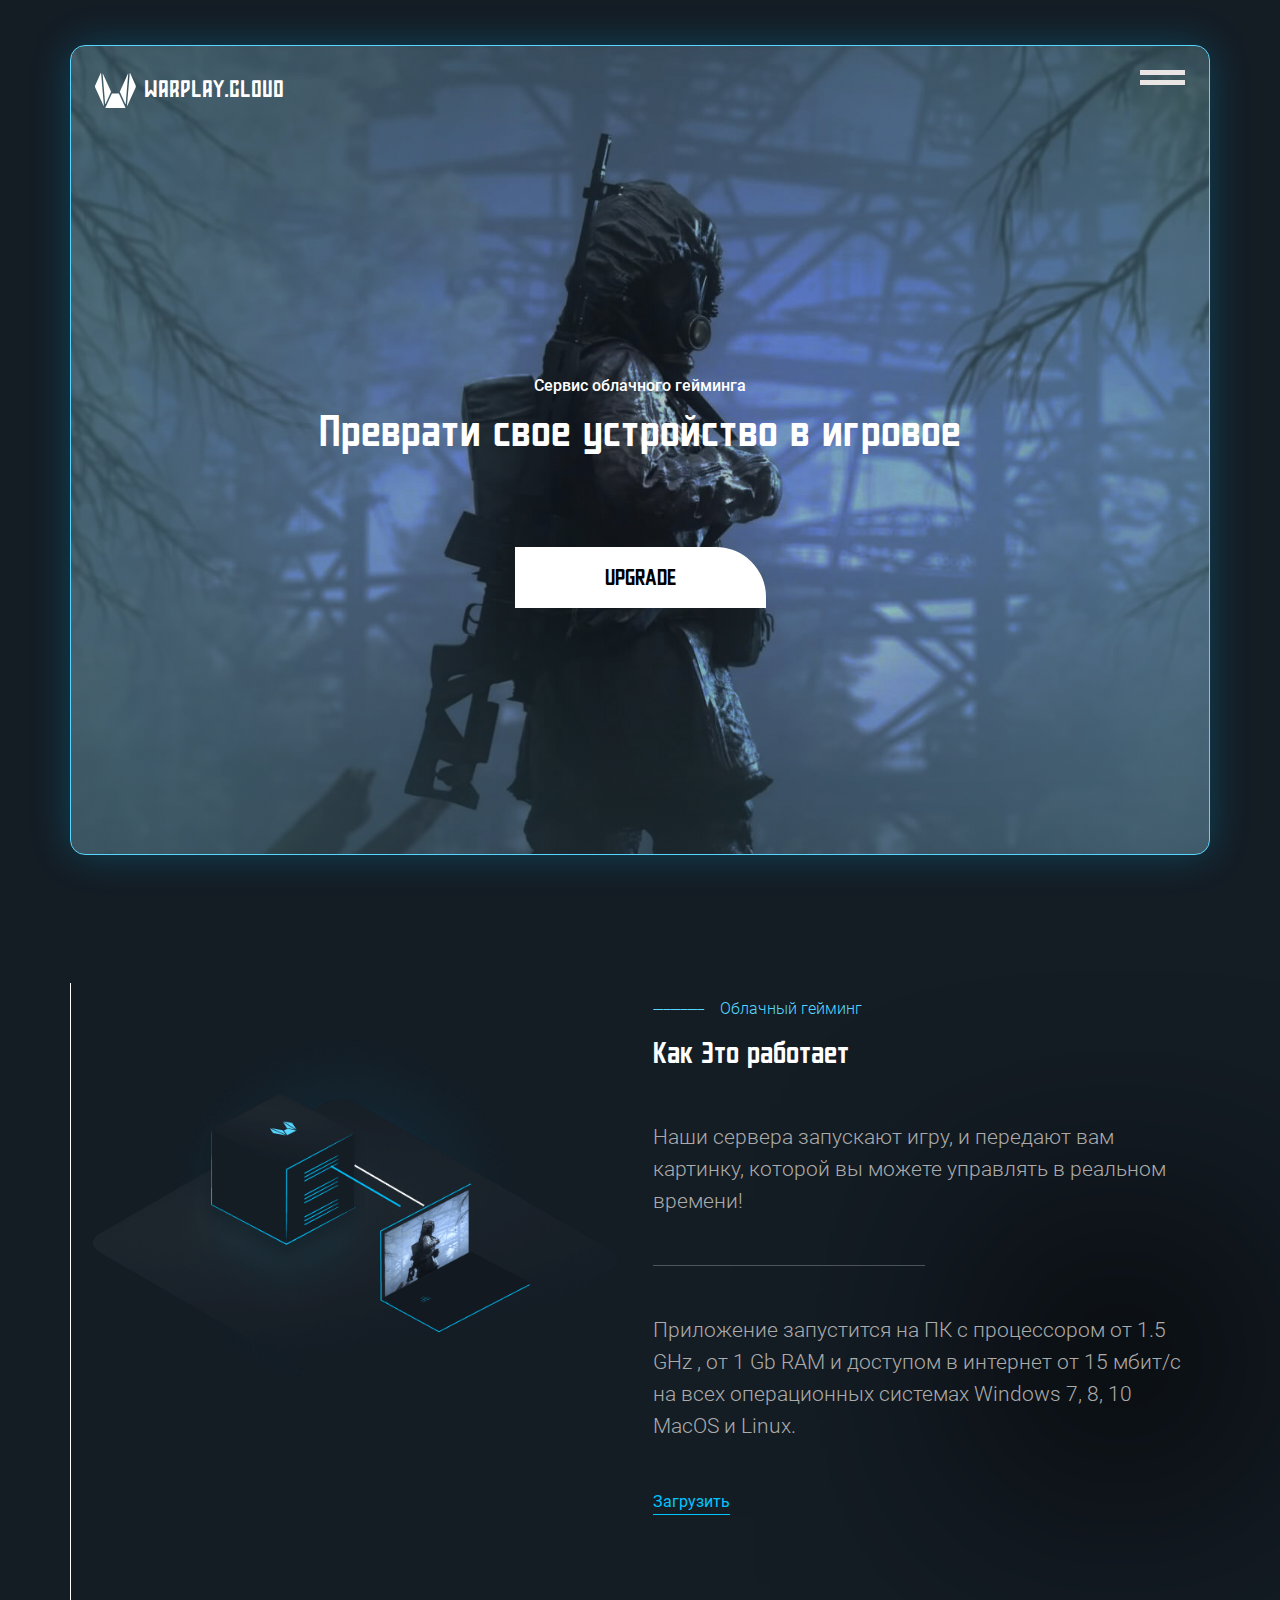
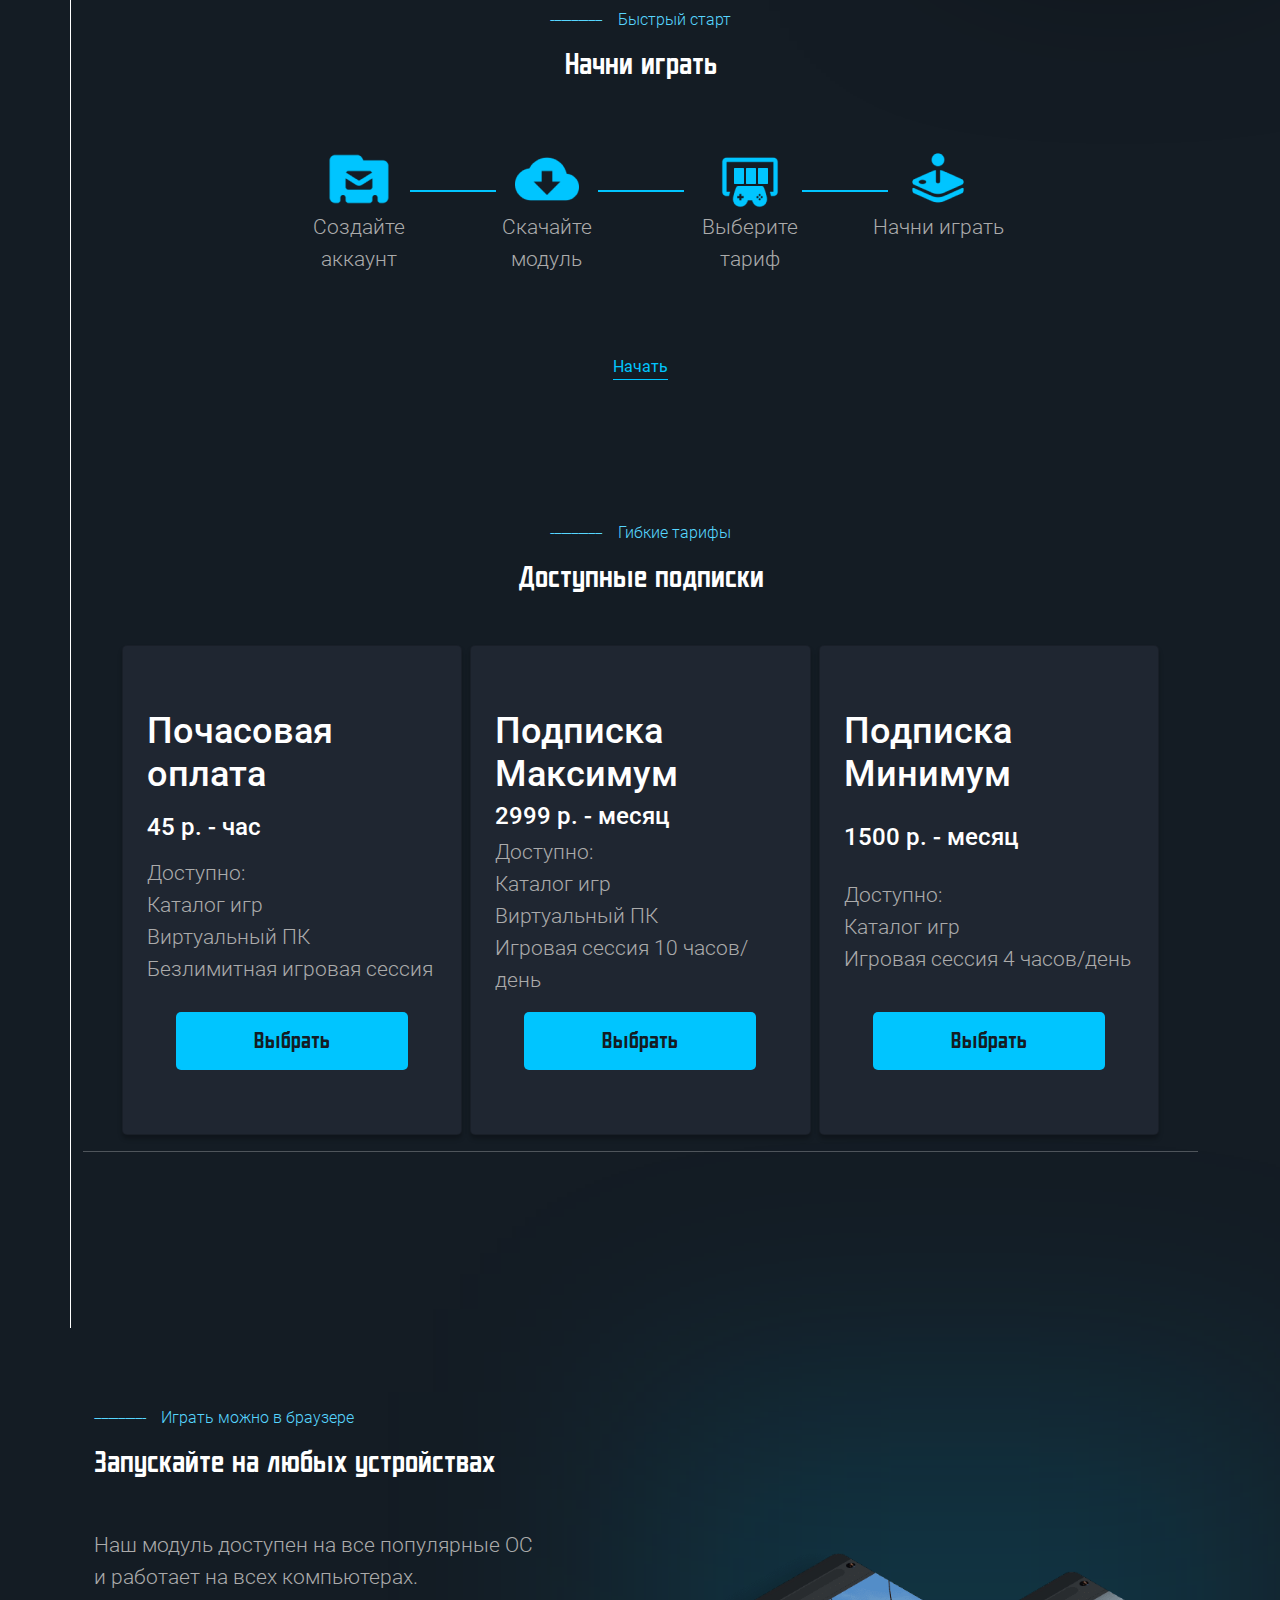
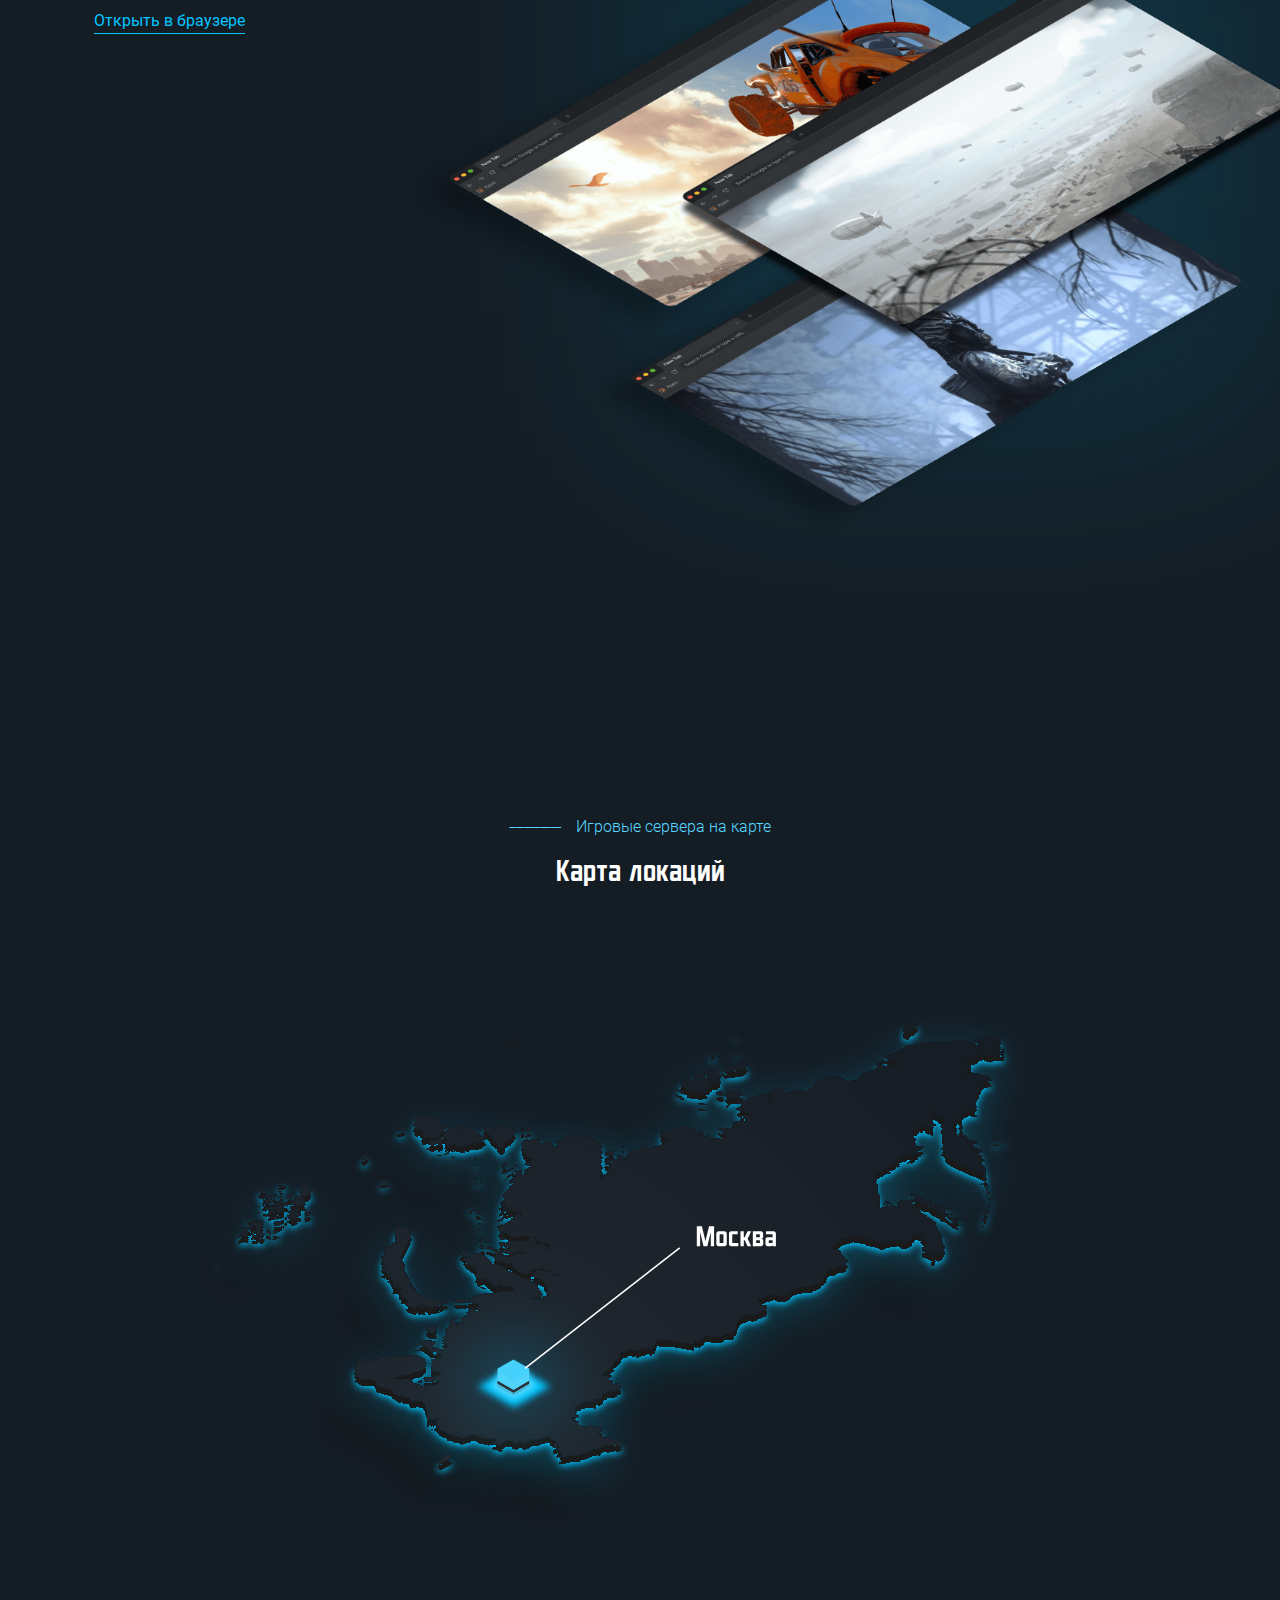
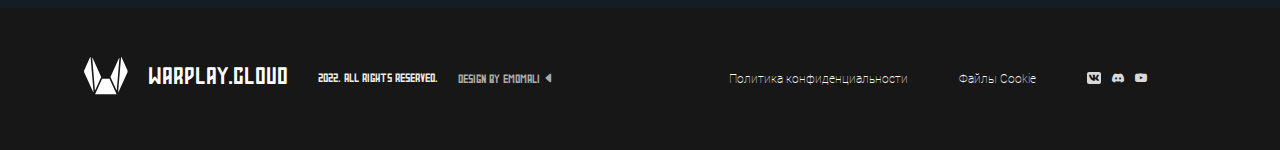
<file: index.html>
<!DOCTYPE html>
<html lang="ru">

<head>
   <meta charset="UTF-8" />
   <meta http-equiv="X-UA-Compatible" content="IE=edge" />
   <meta name="viewport" content="width=device-width, initial-scale=1.0" />
   <title>WARPLAY.CLOUD</title>
   <link rel="stylesheet" href="./css/bootstrap.min.css" />
   <link rel="stylesheet" href="./css/bootstrap-icons.css" />
   <link rel="stylesheet" href="./css/boxicons.min.css">
   <link rel="stylesheet" href="./fonts/fonts.css" />
   <link rel="stylesheet" href="./css/style.css" />
</head>

<body>
   <div class="wrapper">
      <div class="header position-fixed container-fluid d-flex justify-content-between top-0
            py-4">
         <header class="d-flex d-md-inline-flex container
               justify-content-between align-items-center align-items-md-start
               gap-3 flex-wrap flex-md-row flex-column flex-md-nowrap" id="header">
            <div class="logo">
               <a href="./index.html" class="d-inline-flex gap-2
                     align-items-center">
                  <svg width="48" height="41" viewBox="0 0 48 41" xmlns="http://www.w3.org/2000/svg">
                     <path d="M27.9149 24.0279H19.9118C19.824 24.0279 19.7441
                           24.0852 19.7122 24.1671L12.1883 40.7049C12.1324
                           40.8523 12.2362 41.0079 12.388
                           40.9997H35.4228C35.5745 40.9997 35.6704 40.8359
                           35.6224 40.6967L28.0986 24.159C28.0746 24.0852
                           27.9948 24.0279 27.9149 24.0279Z" />
                     <path d="M12.2922 36.2899L18.8176 22.0538C18.8336
                              22.0129 18.8416 21.9637 18.8256 21.9146L9.38487
                              1.15026C9.32098 0.904527 8.96954 0.937291 8.96954
                              1.1994L11.8928 36.2079C11.8768 36.4373 12.2043
                              36.511 12.2922 36.2899Z" />
                     <path d="M0.591141 13.8382L6.74919 0.0936014C6.87699
                                 -0.0866016 7.14056 0.0116907 7.13257
                                 0.232849L10.3753 38.2721C10.3673 38.5014
                                 10.0559 38.5669 9.96799 38.354L0.231722
                                 16.9098C-0.17562 15.8941 -0.0398394 14.731
                                 0.591141 13.8382Z" />
                     <path d="M35.934 36.2079L38.8573 1.19936C38.8573
                                    0.945438 38.5058 0.904483 38.4419
                                    1.15021L29.0012 21.9145C28.9852 21.9637
                                    28.9932 22.0128 29.0092 22.0538L35.5346
                                    36.2898C35.6225 36.511 35.95 36.4372 35.934
                                    36.2079Z" />
                     <path d="M47.5872 16.9098L37.8509
                                       38.354C37.7631 38.5751 37.4516 38.5096
                                       37.4436 38.272L40.6863 0.232827C40.6783
                                       0.0116685 40.9419 -0.0784328 41.0697
                                       0.0935792L47.2357 13.8382C47.8667 14.731
                                       47.9945 15.8941 47.5872 16.9098Z" />
                  </svg>
                  <span>WARPLAY.CLOUD</span>
               </a>
            </div>
            <div class="nav gap-4 align-items-center
                                 d-md-inline-flex flex-wrap">
               <ul class="d-flex d-md-inline-flex gap-4
                                    list-inline flex-column flex-md-row
                                    align-items-center align-items-md-start">
                  <li><a href="index.html" class="nav-links">Главная</a></li>
                  <li><a href="#servers" class="nav-links">Сервера</a></li>
                  <li><a href="pages/download.html" class="nav-links">Скачать</a></li>
                  <li><a href="#in-browsers" class="nav-links">Открыть в браузере</a></li>
                  <li><a href="#price" class="nav-links">Цены</a></li>
                  <li><a href="#" class="nav-links">Тех
                        поддержка</a></li>
                  <li><a href="pages/contacts.html" class="nav-links">Контакты</a></li>
               </ul>
            </div>
            <div class="pb-4 border-bottom d-block d-md-none">
               <p class="">
                  <a href="#" target="_blank" title="Vkontakte"><i class='bx bxl-vk
                                          bg-gray display-3'></i></a>
                  <a href="#" target="_blank" title="Discord"><i class="bi bi-discord mx-2 display-1"></i></a>
                  <a href="#" target="_blank" title="YouTube"><i class="bi bi-youtube display-1"></i></a>
               </p>
            </div>
            <div class="pt-1 d-block d-md-none">
               <i class="bi bi-chevron-left display-1
                                    text-white cursor-pointer"></i>
            </div>
         </header>
      </div>
      <div class="container-md">
         <section class="section-first d-flex
                              justify-content-between row">
            <div class="container-fluid d-flex
                                 justify-content-between p-4">
               <div class="logo text-center">
                  <a href="./index.html" class="d-inline-flex
                                       gap-2 align-items-center">
                     <svg width="48" height="41" viewBox="0 0 48 41" xmlns="http://www.w3.org/2000/svg">
                        <path d="M27.9149 24.0279H19.9118C19.824
                                             24.0279 19.7441 24.0852 19.7122
                                             24.1671L12.1883 40.7049C12.1324
                                             40.8523 12.2362 41.0079 12.388
                                             40.9997H35.4228C35.5745 40.9997
                                             35.6704 40.8359 35.6224
                                             40.6967L28.0986 24.159C28.0746
                                             24.0852 27.9948 24.0279 27.9149
                                             24.0279Z" />
                        <path d="M12.2922 36.2899L18.8176
                                                22.0538C18.8336 22.0129 18.8416
                                                21.9637 18.8256 21.9146L9.38487
                                                1.15026C9.32098 0.904527 8.96954
                                                0.937291 8.96954 1.1994L11.8928
                                                36.2079C11.8768 36.4373 12.2043
                                                36.511 12.2922 36.2899Z" />
                        <path d="M0.591141 13.8382L6.74919
                                                   0.0936014C6.87699 -0.0866016
                                                   7.14056 0.0116907 7.13257
                                                   0.232849L10.3753
                                                   38.2721C10.3673 38.5014
                                                   10.0559 38.5669 9.96799
                                                   38.354L0.231722
                                                   16.9098C-0.17562 15.8941
                                                   -0.0398394 14.731 0.591141
                                                   13.8382Z" />
                        <path d="M35.934 36.2079L38.8573
                                                      1.19936C38.8573 0.945438
                                                      38.5058 0.904483 38.4419
                                                      1.15021L29.0012
                                                      21.9145C28.9852 21.9637
                                                      28.9932 22.0128 29.0092
                                                      22.0538L35.5346
                                                      36.2898C35.6225 36.511
                                                      35.95 36.4372 35.934
                                                      36.2079Z" />
                        <path d="M47.5872
                                                         16.9098L37.8509
                                                         38.354C37.7631 38.5751
                                                         37.4516 38.5096 37.4436
                                                         38.272L40.6863
                                                         0.232827C40.6783
                                                         0.0116685 40.9419
                                                         -0.0784328 41.0697
                                                         0.0935792L47.2357
                                                         13.8382C47.8667 14.731
                                                         47.9945 15.8941 47.5872
                                                         16.9098Z" />
                     </svg>
                     <span>WARPLAY.CLOUD</span>
                  </a>
               </div>
               <button title="Menu Button" class="menuBtnBody">
                  <span class="menu-btn"></span>
               </button>
            </div>
            <div class="text-main
                                                align-self-center
                                                text-lg-center">
               <h3 class="text-white">Сервис
                  облачного гейминга</h3>
               <h1>Преврати свое устройство в
                  игровое</h1>
            </div>
            <div class="d-flex align-self-end
                                                align-self-lg-auto
                                                justify-content-center">
               <button type="submit">UPGRADE</button>
            </div>
         </section>
      </div>
      <section class="section-second">
         <div class="container-md">
            <div class="row">
               <div class="col-lg-6 d-none
                                                   d-md-block">
                  <img src="./img/how-it-work.png" width="100%" alt="How it
                                                      work!" />
               </div>
               <div class="col-lg-6 pt-5
                                                   pt-lg-0">
                  <h6 class="my-3 text-center
                                                      text-md-start">Облачный
                     гейминг</h6>
                  <h2 class="mb-5">Как Это
                     работает</h2>
                  <p>
                     Наши сервера запускают
                     игру, и передают вам
                     картинку, которой вы
                     можете управлять в
                     реальном времени!
                  </p>
                  <hr width="50%" class="my-5
                                                      d-none d-md-block" />
                  <div class="col-lg-6 d-block
                                                      d-md-none">
                     <img src="./img/how-it-work.png" width="100%" alt="How it work!" />
                  </div>
                  <p class="mb-5">
                     Приложение запустится на
                     ПК с процессором от 1.5
                     GHz , от 1 Gb RAM
                     и доступом в интернет от
                     15 мбит/с на всех
                     операционных системах
                     Windows 7, 8, 10 MacOS и
                     Linux.
                  </p>
                  <div class="d-inline-block
                                                      position-relative">
                     <a href="pages/download.html" class="link-inline
                                                         text-decoration-none">Загрузить</a>
                  </div>
               </div>
            </div>
            <div class="fast-start-section
                                                my-5">
               <div class="row
                                                   justify-content-center
                                                   text-center d-flex">
                  <h6 class="my-3 mt-5">Быстрый
                     старт</h6>
                  <h2 class="mb-5">Начни играть</h2>
                  <div class="row my-3 col-8
                                                      justify-content-md-between
                                                      justify-content-center
                                                      d-flex flex-md-nowrap
                                                      flex-wrap gap-md-0 gap-5">
                     <div class="col-md-6 row
                                                         gap-5 gap-md-3
                                                         flex-nowrap">
                        <div class="col-6
                                                            text-center ca-icon
                                                            position-relative">
                           <img alt="" class="first-ics" src="./img/create-account.png" />
                           <p>Создайте аккаунт</p>
                        </div>
                        <div class="col-6
                                                            text-center dm-icon
                                                            position-relative">
                           <img alt="" class="first-ics" src="./img/download-module.png" />
                           <p>Скачайте модуль</p>
                        </div>
                     </div>
                     <div class="col-md-6 row
                                                         gap-5 gap-md-3
                                                         flex-nowrap">
                        <div class="col-6
                                                            text-center ct-icon
                                                            position-relative">
                           <img alt="" class="second-ics" src="./img/choose-tarif.png" />
                           <p>Выберите тариф</p>
                        </div>
                        <div class="col-6
                                                            text-center sp-icon
                                                            position-relative">
                           <img alt="" class="second-ics" src="./img/start-playing.png" />
                           <p>Начни играть</p>
                        </div>
                     </div>
                  </div>
                  <div class="col-12 my-5">
                     <div class="d-inline-block
                                                         position-relative">
                        <a href="#" class="link-inline
                                                            text-decoration-none">Начать</a>
                     </div>
                  </div>
               </div>
            </div>
            <div class="coool-tarifs my-5">
               <div class="row
                                                   justify-content-center
                                                   text-center d-flex
                                                   align-items-center">
                  <h6 class="my-3 mt-5">Гибкие
                     тарифы</h6>
                  <h2 class="mb-5">Доступные
                     подписки</h2>
                  <div class="cards-container
                                                      d-flex gap-lg-2 col-lg-11
                                                      flex-wrap flex-lg-nowrap
                                                      justify-content-center" id="price">
                     <div class="card py-5 px-2 col-md-6 col-lg-4" data-plan="hourlyPayment">
                        <div class="card-body">
                           <h3 class="card-title">Почасовая
                              оплата</h3>
                           <h5 class="card-price">45
                              р. - час</h5>
                           <p class="card-text">
                              Доступно: <br />
                              Каталог игр <br />
                              Виртуальный ПК
                              <br />
                              Безлимитная
                              игровая сессия
                           </p>
                           <button class="select-button">Выбрать</button>
                        </div>
                     </div>
                     <div class="card py-5 px-2 col-md-6 col-lg-4" data-plan="max">
                        <div class="card-body">
                           <h3 class="card-title">Подписка
                              Максимум</h3>
                           <h5 class="card-price">2999
                              р. - месяц</h5>
                           <p class="card-text">
                              Доступно: <br />
                              Каталог игр <br />
                              Виртуальный ПК
                              <br />
                              Игровая сессия 10
                              часов/день
                           </p>
                           <button class="select-button">Выбрать</button>
                        </div>
                     </div>
                     <div class="card py-5 px-2 col-md-6 col-lg-4" data-plan="min">
                        <div class="card-body">
                           <h3 class="card-title">Подписка
                              Минимум</h3>
                           <h5 class="card-price">1500
                              р. - месяц</h5>
                           <p class="card-text">
                              Доступно: <br />
                              Каталог игр <br />
                              Игровая сессия 4
                              часов/день
                           </p>
                           <button class="select-button">Выбрать</button>
                        </div>
                     </div>
                  </div>
               </div>
               <hr class="under-hr d-none
                                                   d-md-block">
            </div>
         </div>
      </section>
      <section class="section-third" id="in-browsers">
         <div class="container-md">
            <div class="row
                                                align-content-start">
               <div class="col-lg-5 pt-5
                                                   pt-lg-0">
                  <h6 class="my-3 text-center
                                                      text-md-start">Играть
                     можно в браузере</h6>
                  <h2 class="mb-5 text-white">Запускайте
                     на любых устройствах</h2>
                  <div class="col-12 d-block
                                                      d-lg-none float-end">
                     <img src="./img/ImageBrowser.png" alt="Play in different
                                                         OS!" />
                  </div>
                  <p>
                     Наш модуль доступен на все
                     популярные ОС и работает
                     на всех компьютерах.
                  </p>
                  <div class="d-inline-block
                                                      position-relative">
                     <a href="#" class="link-inline
                                                         text-decoration-none">Открыть
                        в браузере</a>
                  </div>
               </div>
            </div>
         </div>
   </div>
   </section>

   <section class="section-four" id="servers">
      <div class="container-md">
         <div class="row">
            <div class="col-12 text-center">
               <h6 class="my-3">Игровые сервера
                  на карте</h6>
               <h2 class="text-white">Карта
                  локаций</h2>
            </div>
         </div>
         <div class="row">
            <img src="./img/Server-map.svg" width="100%" height="auto" alt="Map-Moscow">
         </div>
      </div>
   </section>
   <footer class="footer bg-primary py-5">
      <div class="container d-flex
                                          justify-content-between
                                          flex-column-reverse flex-lg-row
                                          gap-lg-0 gap-3">
         <div class="left-content d-inline-flex
                                             align-items-center flex-column
                                             flex-md-row gap-md-0 gap-3
                                             justify-content-center">
            <div class="logo">
               <a href="./index.html" class="d-inline-flex gap-2
                                                   align-items-center">
                  <svg width="48" height="41" viewBox="0 0 48 41" xmlns="http://www.w3.org/2000/svg" fill="white">
                     <path d="M27.9149
                                                         24.0279H19.9118C19.824
                                                         24.0279 19.7441 24.0852
                                                         19.7122 24.1671L12.1883
                                                         40.7049C12.1324 40.8523
                                                         12.2362 41.0079 12.388
                                                         40.9997H35.4228C35.5745
                                                         40.9997 35.6704 40.8359
                                                         35.6224 40.6967L28.0986
                                                         24.159C28.0746 24.0852
                                                         27.9948 24.0279 27.9149
                                                         24.0279Z" />
                     <path d="M12.2922
                                                            36.2899L18.8176
                                                            22.0538C18.8336
                                                            22.0129 18.8416
                                                            21.9637 18.8256
                                                            21.9146L9.38487
                                                            1.15026C9.32098
                                                            0.904527 8.96954
                                                            0.937291 8.96954
                                                            1.1994L11.8928
                                                            36.2079C11.8768
                                                            36.4373 12.2043
                                                            36.511 12.2922
                                                            36.2899Z" />
                     <path d="M0.591141
                                                               13.8382L6.74919
                                                               0.0936014C6.87699
                                                               -0.0866016
                                                               7.14056 0.0116907
                                                               7.13257
                                                               0.232849L10.3753
                                                               38.2721C10.3673
                                                               38.5014 10.0559
                                                               38.5669 9.96799
                                                               38.354L0.231722
                                                               16.9098C-0.17562
                                                               15.8941
                                                               -0.0398394 14.731
                                                               0.591141
                                                               13.8382Z" />
                     <path d="M35.934
                                                                  36.2079L38.8573
                                                                  1.19936C38.8573
                                                                  0.945438
                                                                  38.5058
                                                                  0.904483
                                                                  38.4419
                                                                  1.15021L29.0012
                                                                  21.9145C28.9852
                                                                  21.9637
                                                                  28.9932
                                                                  22.0128
                                                                  29.0092
                                                                  22.0538L35.5346
                                                                  36.2898C35.6225
                                                                  36.511 35.95
                                                                  36.4372 35.934
                                                                  36.2079Z" />
                     <path d="M47.5872
                                                                     16.9098L37.8509
                                                                     38.354C37.7631
                                                                     38.5751
                                                                     37.4516
                                                                     38.5096
                                                                     37.4436
                                                                     38.272L40.6863
                                                                     0.232827C40.6783
                                                                     0.0116685
                                                                     40.9419
                                                                     -0.0784328
                                                                     41.0697
                                                                     0.0935792L47.2357
                                                                     13.8382C47.8667
                                                                     14.731
                                                                     47.9945
                                                                     15.8941
                                                                     47.5872
                                                                     16.9098Z" />
                  </svg>
                  <span class="mt-1">WARPLAY.CLOUD</span>
               </a>
            </div>
            <p class="all-right">2022.
               All rights
               reserved.</p>
            <p>Design by EMOMALI
               <i class="bi
                                                                  bi-caret-left-fill"></i>
            </p>
         </div>
         <div class="right-content
                                                            d-inline-flex
                                                            align-items-center
                                                            flex-column
                                                            flex-md-row gap-md-0
                                                            gap-3
                                                            justify-content-center">
            <p class="d-inline
                                                               d-sm-none
                                                               order-2">Контакты</p>
            <p class="order-3
                                                               order-lg-1">Политика
               конфиденциальности</p>
            <p class="order-4
                                                               order-lg-2">Файлы
               Cookie</p>
            <p class="order-1
                                                               order-lg-4"><a href="#" target="_blank"
                  title="Vkontakte"><i class='bx
                                                                     bxl-vk
                                                                     bg-gray '></i></a>
               <a href="#" target="_blank" title="Discord"><i class="bi
                                                                     bi-discord
                                                                     mx-2 "></i></a>
               <a href="#" target="_blank" title="YouTube"><i class="bi
                                                                     bi-youtube
                                                                     "></i></a>
            </p>
         </div>
      </div>
   </footer>
   </div>
   <script src="./js/script.js"></script>
   <script src="./js/cards-select.js"></script>
</body>

</html>
</file>
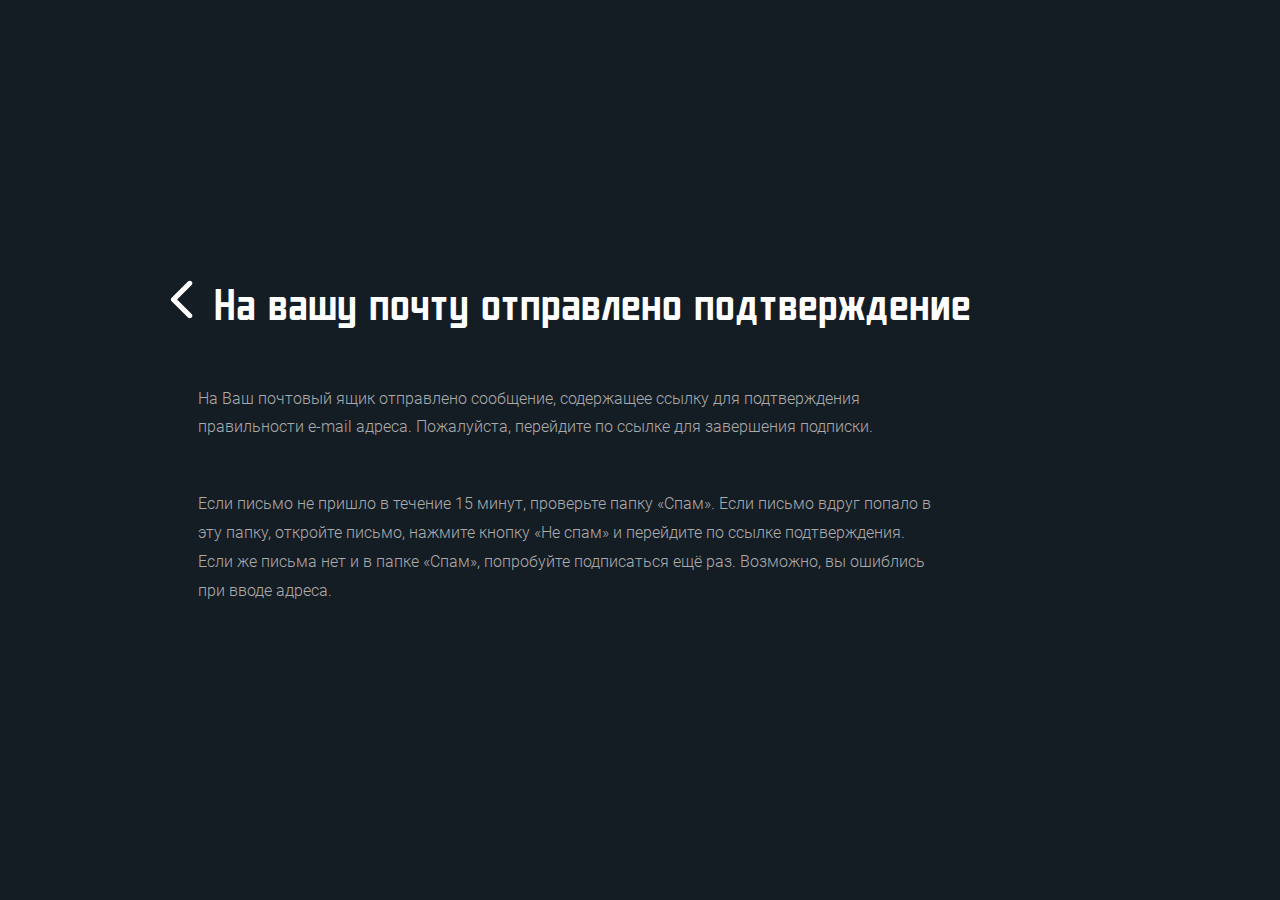
<file: pages/confirm.html>
<!DOCTYPE html>
<html lang="en">
  <head>
    <meta charset="UTF-8" />
    <meta http-equiv="X-UA-Compatible" content="IE=edge" />
    <meta name="viewport" content="width=device-width, initial-scale=1.0" />
    <title>Confirm WARPLAY.CLOUD</title>
    <link rel="stylesheet" href="../css/bootstrap.min.css" />
    <link rel="stylesheet" href="../css/bootstrap-icons.css" />
    <link rel="stylesheet" href="../css/boxicons.min.css" />
    <link rel="stylesheet" href="../css/null-style.css">
    <link rel="stylesheet" href="../fonts/fonts.css" />
    <link rel="stylesheet" href="../css/contacts.css" />
  </head>
  <body>
    <div
      class="wrapper container d-flex justify-content-center align-items-center ms-2 ms-sm-0 flex-column gap-5"
    >
      <div class="d-flex flex-wrap flex-column">
        <a href="../index.html" class="back-arrow d-inline d-sm-none mb-5"></a>
        <h1>
          <a href="../index.html" class="back-arrow d-none d-sm-inline"></a>На
          вашу почту отправлено подтверждение
        </h1>
      </div>
      <div class="col-8">
        <p class="confirm-text mb-5">
          На Ваш почтовый ящик отправлено сообщение, содержащее ссылку для
          подтверждения правильности e-mail адреса. Пожалуйста, перейдите по
          ссылке для завершения подписки.
        </p>
        <p class="confirm-text">
          Если письмо не пришло в течение 15 минут, проверьте папку «Спам». Если
          письмо вдруг попало в эту папку, откройте письмо, нажмите кнопку «Не
          спам» и перейдите по ссылке подтверждения. Если же письма нет и в
          папке «Спам», попробуйте подписаться ещё раз. Возможно, вы ошиблись
          при вводе адреса.
        </p>
      </div>
    </div>
  </body>
</html>
</file>
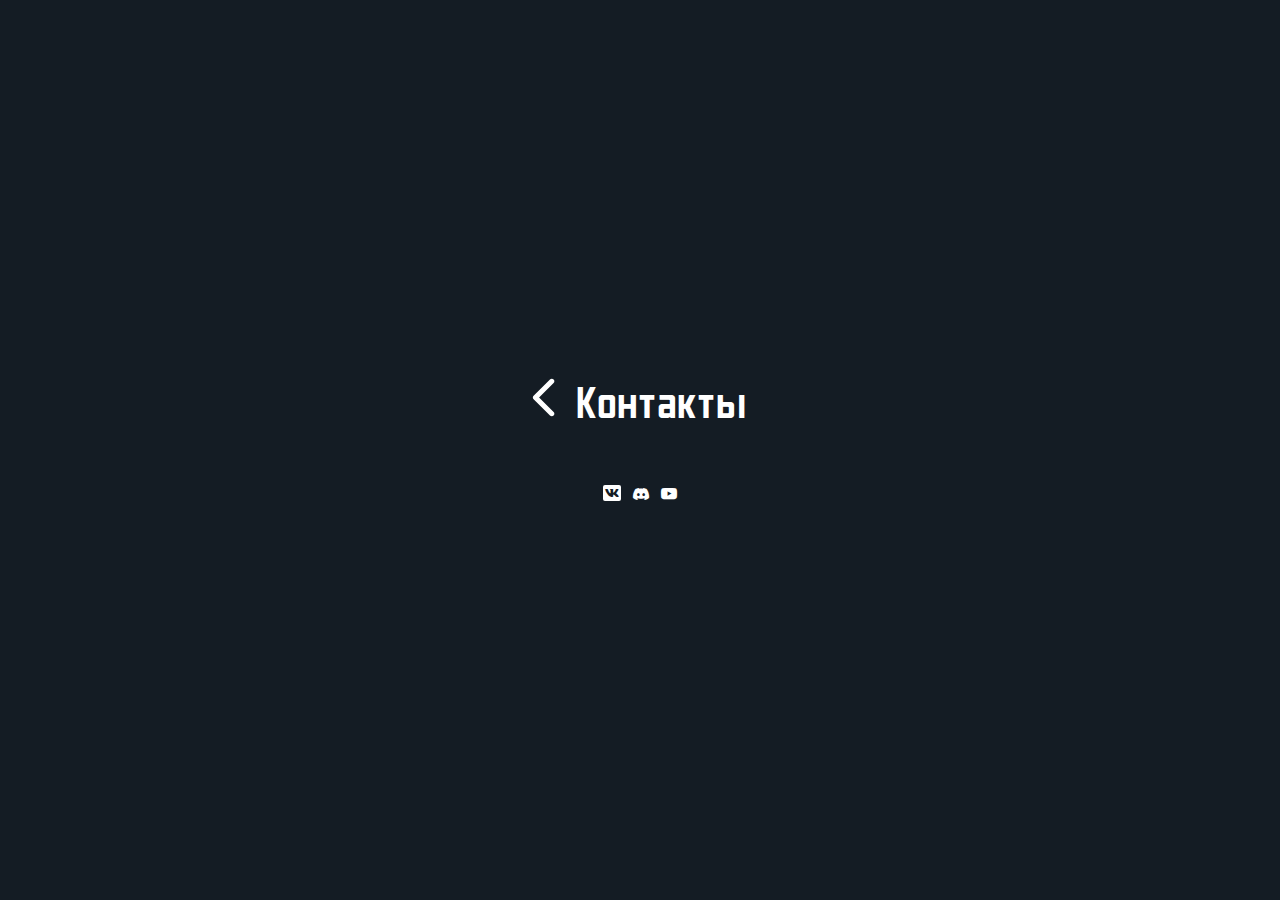
<file: pages/contacts.html>
<!DOCTYPE html>
<html lang="en">
  <head>
    <meta charset="UTF-8" />
    <meta http-equiv="X-UA-Compatible" content="IE=edge" />
    <meta name="viewport" content="width=device-width, initial-scale=1.0" />
    <title>Contacts WARPLAY.CLOUD</title>
    <link rel="stylesheet" href="../css/bootstrap.min.css" />
    <link rel="stylesheet" href="../css/bootstrap-icons.css" />
    <link rel="stylesheet" href="../css/boxicons.min.css" />
    <link rel="stylesheet" href="../css/null-style.css">
    <link rel="stylesheet" href="../fonts/fonts.css" />
    <link rel="stylesheet" href="../css/contacts.css" />
  </head>
  <body>
    <div
      class="wrapper d-flex justify-content-center align-items-center ms-2 ms-sm-0 flex-column gap-5"
    >
      <div class="d-flex flex-wrap flex-column">
        <a href="../index.html" class="back-arrow d-inline d-sm-none mb-5"></a>
        <h1>
          <a href="../index.html" class="back-arrow d-none d-sm-inline"></a
          >Контакты
        </h1>
      </div>

      <div>
        <p class="">
          <a href="#" target="_blank" title="Vkontakte"
            ><i class="bx bxl-vk bg-gray"></i
          ></a>
          <a href="#" target="_blank" title="Discord"
            ><i class="bi bi-discord mx-2"></i
          ></a>
          <a href="#" target="_blank" title="YouTube"
            ><i class="bi bi-youtube"></i
          ></a>
        </p>
      </div>
    </div>
  </body>
</html>
</file>
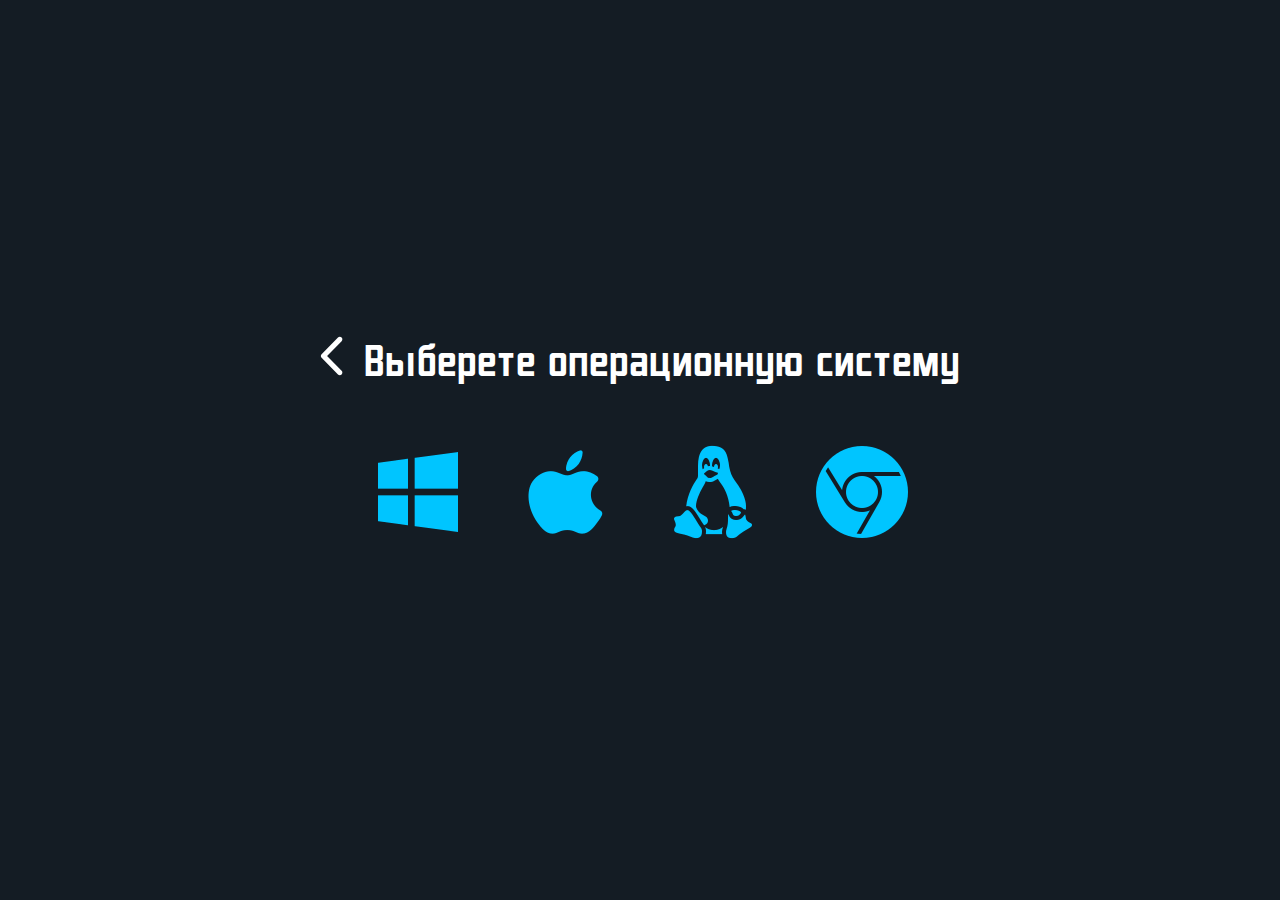
<file: pages/download.html>
<!DOCTYPE html>
<html lang="en">
  <head>
    <meta charset="UTF-8" />
    <meta http-equiv="X-UA-Compatible" content="IE=edge" />
    <meta name="viewport" content="width=device-width, initial-scale=1.0" />
    <title>Download WARPLAY.CLOUD</title>
    <link rel="stylesheet" href="../css/bootstrap.min.css" />
    <link rel="stylesheet" href="../css/bootstrap-icons.css" />
    <link rel="stylesheet" href="../css/boxicons.min.css" />
    <link rel="stylesheet" href="../css/null-style.css">
    <link rel="stylesheet" href="../fonts/fonts.css" />
    <link rel="stylesheet" href="../css/download.css" />
  </head>
  <body>
    <div
      class="wrapper d-flex justify-content-center align-items-center ms-2 ms-sm-0 flex-column gap-5"
    >
      <div class="d-flex flex-wrap flex-column">
        <a href="../index.html" class="back-arrow d-inline d-sm-none mb-5"></a>
        <h1>
          <a href="../index.html" class="back-arrow d-none d-sm-inline"></a
          >Выберете операционную систему
        </h1>
      </div>

      <div>
        <p class="d-flex justify-content-center gap-5 flex-wrap">
          <a href="#"><i class="windows"></i></a>
          <a href="#"><i class="ios"></i></a>
          <a href="#"><i class="linux"></i></a>
          <a href="#"><i class="chromeos"></i></a>
        </p>
      </div>
    </div>
  </body>
</html>
</file>
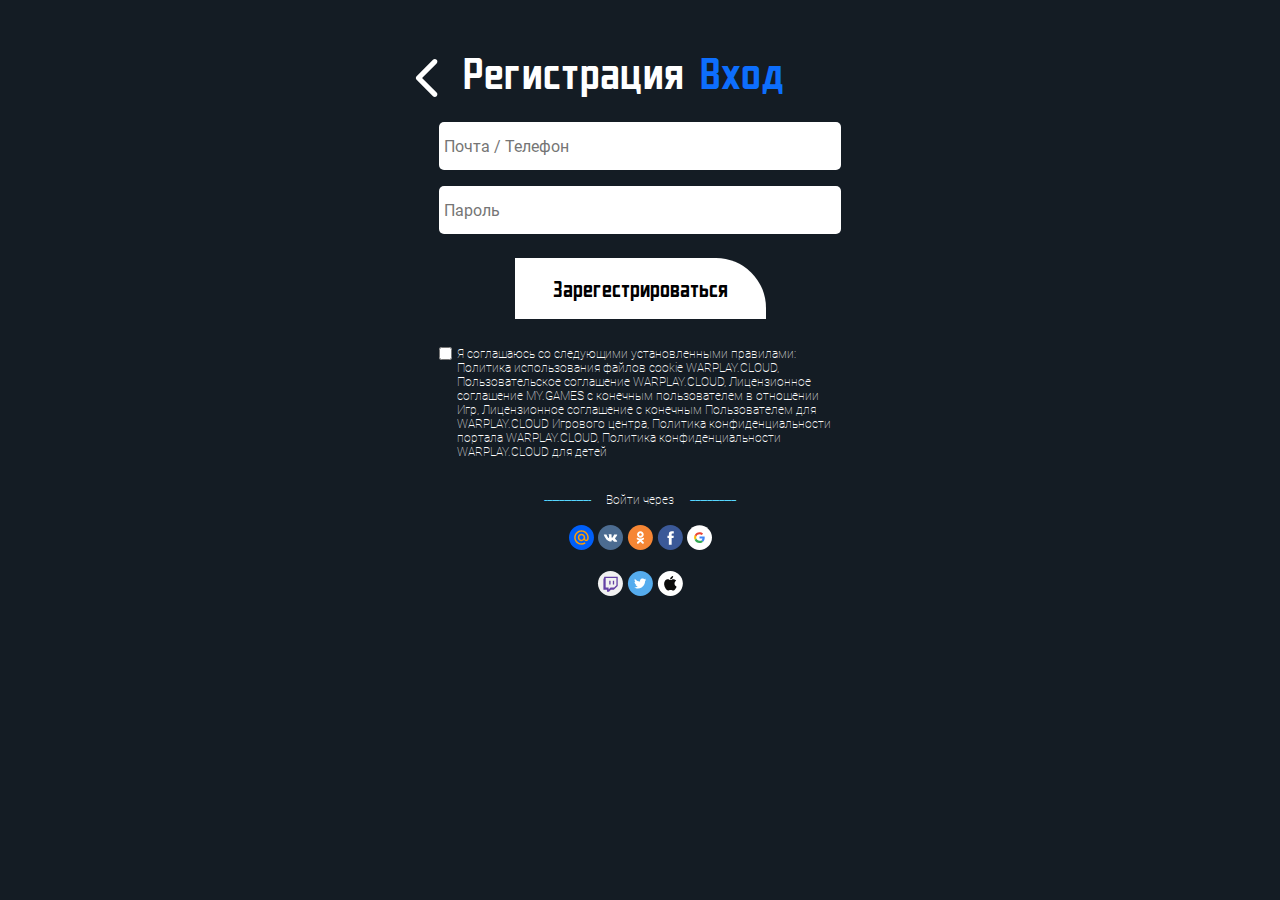
<file: pages/validate.html>
<!DOCTYPE html>
<html lang="en">
  <head>
    <meta charset="UTF-8" />
    <meta http-equiv="X-UA-Compatible" content="IE=edge" />
    <meta name="viewport" content="width=device-width, initial-scale=1.0" />
    <title>Validate WARPLAY.CLOUD</title>
    <link rel="stylesheet" href="../css/bootstrap.min.css" />
    <link rel="stylesheet" href="../css/bootstrap-icons.css" />
    <link rel="stylesheet" href="../css/boxicons.min.css" />
    <link rel="stylesheet" href="../css/null-style.css">
    <link rel="stylesheet" href="../fonts/fonts.css" />
    <link rel="stylesheet" href="../css/styleValidate.css" />
  </head>
  <body>
    <div
      class="wrapper d-flex justify-content-center align-items-center ms-2 ms-sm-0 flex-column"
    >
      <div class="header col-md-4 d-flex justify-content-between">
        <main
          class="d-flex container justify-content-between gap-3 flex-column flex-wrap col-12"
          
        >
          <img src="../img/Login.png" alt="" class="d-none" />
          <div class="d-flex flex-column flex-md-row">
            <a href="../index.html" class="back-arrow order-1"></a>
            <h1 class="oh1 order-2">
              <a href="#" class="text-white regBtn">Регистрация</a>
            </h1>
            <h1 class="oh2 ms-md-3 order-3">
              <a href="#" class="loginBtn">Вход</a>
            </h1>
          </div>
          <form action="#" class="form-login align-self-center" id="form">
            <div class="sup-form d-flex flex-column">
              <input
                type="text"
                placeholder="Почта / Телефон"
                name="reg_mail_tell-num"
              />
              <input
                type="text"
                placeholder="Пароль"
                class="mt-3"
                name="reg_password"
              />
              <button type="submit" class="my-4 align-items-center">
                <span class="registrationText">Зарегестрироваться</span
              </button>
            </div>
            <div class="form-check d-inline-flex align-items-start">
              <input
                class="form-check-label checkPolicy"
                type="checkbox"
                name="checkPolicy"
                id="policyCheck"
              />
              <label
                class="form-check-label checkLabelPolicy"
                for="policyCheck"
              >
                Я соглашаюсь со следующими установленными правилами: Политика
                использования файлов cookie WARPLAY.CLOUD, Пользовательское
                соглашение WARPLAY.CLOUD, Лицензионное соглашение MY.GAMES с
                конечным пользователем в отношении Игр, Лицензионное соглашение
                с конечным Пользователем для WARPLAY.CLOUD Игрового центра,
                Политика конфиденциальности портала WARPLAY.CLOUD, Политика
                конфиденциальности WARPLAY.CLOUD для детей
              </label>
            </div>
          </form>
          <form action="#" class="form-login align-self-center d-none" id="form1">
            <div class="sup-form d-flex flex-column">
              <input
                type="text"
                placeholder="Почта / Телефон"
                name="mail_tell-num"
              />
              <input
                type="text"
                placeholder="Пароль"
                class="mt-3"
                name="password"
              />
              <button type="submit" class="my-4 align-items-center">
               <span class="loginText">Войти</span>
              </button>
            </div>
            <div class="form-check d-inline-flex align-items-start">
              <input
                class="form-check-label checkStart"
                type="checkbox"
                name="checkStart"
                id="startCheck"
               />
              <label
                class="form-check-label checkLabelStart"
                for="startCheck">
                Начать
              </label>
            </div>
          </form>
          <div class="society text-center">
            <h6 class="my-3">Войти через</h6>
            <p class="supra-society d-flex justify-content-center gap-1">
              <a href="https://mail.ru/"><i class="mail-ru"></i></a>
              <a href="https://vk.com/login"><i class="vkontakte"></i></a>
              <a href="https://ok.ru/"><i class="ok-ru"></i></a>
              <a href="https://www.facebook.com/"><i class="facebook"></i></a>
              <a href="https://www.google.com/"><i class="google"></i></a>
            </p>
            <p class="sub-society d-flex justify-content-center gap-1">
              <a href="https://www.twitch.tv/"><i class="twitch"></i></a>
              <a href="https://twitter.com/login"><i class="twitter"></i></a>
              <a href="https://www.apple.com/"><i class="apple"></i></a>
            </p>
          </div>
        </main>
      </div>
    </div>
    <script src="../js/validate.js"></script>
  </body>
</html>
</file>
<file: fonts/fonts.css>
/* roboto-100 - latin_cyrillic */
@font-face {
  font-family: "Roboto";
  font-style: normal;
  font-weight: 100;
  src: url("./roboto-v30-latin_cyrillic-100.eot"); /* IE9 Compat Modes */
  src: local(""),
    url("./roboto-v30-latin_cyrillic-100.eot?#iefix")
      format("embedded-opentype"),
    /* IE6-IE8 */ url("./roboto-v30-latin_cyrillic-100.woff2") format("woff2"),
    /* Super Modern Browsers */ url("./roboto-v30-latin_cyrillic-100.woff")
      format("woff"),
    /* Modern Browsers */ url("./roboto-v30-latin_cyrillic-100.ttf")
      format("truetype"),
    /* Safari, Android, iOS */ url("./roboto-v30-latin_cyrillic-100.svg#Roboto")
      format("svg"); /* Legacy iOS */
}
/* roboto-300 - latin_cyrillic */
@font-face {
  font-family: "Roboto";
  font-style: normal;
  font-weight: 300;
  src: url("./roboto-v30-latin_cyrillic-300.eot"); /* IE9 Compat Modes */
  src: local(""),
    url("./roboto-v30-latin_cyrillic-300.eot?#iefix")
      format("embedded-opentype"),
    /* IE6-IE8 */ url("./roboto-v30-latin_cyrillic-300.woff2") format("woff2"),
    /* Super Modern Browsers */ url("./roboto-v30-latin_cyrillic-300.woff")
      format("woff"),
    /* Modern Browsers */ url("./roboto-v30-latin_cyrillic-300.ttf")
      format("truetype"),
    /* Safari, Android, iOS */ url("./roboto-v30-latin_cyrillic-300.svg#Roboto")
      format("svg"); /* Legacy iOS */
}
/* roboto-regular - latin_cyrillic */
@font-face {
  font-family: "Roboto";
  font-style: normal;
  font-weight: 400;
  src: url("./roboto-v30-latin_cyrillic-regular.eot"); /* IE9 Compat Modes */
  src: local(""),
    url("./roboto-v30-latin_cyrillic-regular.eot?#iefix")
      format("embedded-opentype"),
    /* IE6-IE8 */ url("./roboto-v30-latin_cyrillic-regular.woff2")
      format("woff2"),
    /* Super Modern Browsers */ url("./roboto-v30-latin_cyrillic-regular.woff")
      format("woff"),
    /* Modern Browsers */ url("./roboto-v30-latin_cyrillic-regular.ttf")
      format("truetype"),
    /* Safari, Android, iOS */
      url("./roboto-v30-latin_cyrillic-regular.svg#Roboto") format("svg"); /* Legacy iOS */
}
/* roboto-500 - latin_cyrillic */
@font-face {
  font-family: "Roboto";
  font-style: normal;
  font-weight: 500;
  src: url("./roboto-v30-latin_cyrillic-500.eot"); /* IE9 Compat Modes */
  src: local(""),
    url("./roboto-v30-latin_cyrillic-500.eot?#iefix")
      format("embedded-opentype"),
    /* IE6-IE8 */ url("./roboto-v30-latin_cyrillic-500.woff2") format("woff2"),
    /* Super Modern Browsers */ url("./roboto-v30-latin_cyrillic-500.woff")
      format("woff"),
    /* Modern Browsers */ url("./roboto-v30-latin_cyrillic-500.ttf")
      format("truetype"),
    /* Safari, Android, iOS */ url("./roboto-v30-latin_cyrillic-500.svg#Roboto")
      format("svg"); /* Legacy iOS */
}
/* roboto-700 - latin_cyrillic */
@font-face {
  font-family: "Roboto";
  font-style: normal;
  font-weight: 700;
  src: url("./roboto-v30-latin_cyrillic-700.eot"); /* IE9 Compat Modes */
  src: local(""),
    url("./roboto-v30-latin_cyrillic-700.eot?#iefix")
      format("embedded-opentype"),
    /* IE6-IE8 */ url("./roboto-v30-latin_cyrillic-700.woff2") format("woff2"),
    /* Super Modern Browsers */ url("./roboto-v30-latin_cyrillic-700.woff")
      format("woff"),
    /* Modern Browsers */ url("./roboto-v30-latin_cyrillic-700.ttf")
      format("truetype"),
    /* Safari, Android, iOS */ url("./roboto-v30-latin_cyrillic-700.svg#Roboto")
      format("svg"); /* Legacy iOS */
}

@font-face {
  font-family: "Aire Exterior";
  font-style: normal;
  font-weight: normal;
  src: url("./AireExterior.ttf");
}

@font-face {
  font-family: "Pulsar";
  font-style: normal;
  font-weight: normal;
  src: url("./pulsar-original.otf");
}
</file>
<file: css/style.css>
:root {
    --main-bg-color: #141c24;
    --ticons-color: #57d6ff;
    --paragraphs-color: #ababab;
    --cards-bg: #00c5ff;
    --bg-footer: #171717;
    --urlBg1: url('../img/stalker-bg-dark.jpg');
    --urlBg2: url('../img/bg-slide-1.jpg');
    --urlBg3: url('../img/bg-slide-2.jpg');
    --urlBg4: url('../img/bg-slide-3.jpg');
}

* {
    margin: 0;
    padding: 0;
}

body {
    background-color: var(--main-bg-color);
    font-family: 'Roboto';
    font-weight: normal;
    transition: all 0.5s;
    scroll-behavior: smooth;
}

.header {
    translate: 100% -100%;
    transition: all 0.8s;
    z-index: 9999;
    padding-top: 3vh;
    background-color: var(--main-bg-color);
}

.headerTr {
    translate: 0 0;
}

.header div p .bg-gray {
    color: #171717;
}
.header p i {
    color: #fff;
}

.logo a {
    color: #57d6ff;
    fill: #57d6ff;
    font-family: 'Pulsar';
    text-decoration: none;
    text-transform: uppercase;
    font-size: 24px;
}

.logo svg {
    width: 30px;
    display: inline-block;
}

header .nav-links {
    position: relative;
    display: inline-block;
    text-decoration: none;
    font-weight: 300;
    color: #fff;
}

section {
    margin: 4rem 0;
}

.section-first {
    height: 90vh;
    margin-top: 5vh;
    background: radial-gradient(
            49.95% 96.01% at 50.05% 49.91%,
            rgba(82, 125, 139, 0) 0%,
            rgba(82, 125, 139, 0.5) 100%
        ),
        linear-gradient(0deg, rgba(0, 0, 0, 0.2), rgba(0, 0, 0, 0.2)), var(--urlBg1);
    background-repeat: no-repeat;
    background-size: cover;
    background-position: center;
    box-shadow: 0 0px 40px #00c3ff3f;
    border: solid 0.5px #57d6ff;
    border-radius: 15px;
}

.section-first .container-fluid .menuBtnBody {
    transition: all 0.5s;
    border: none;
    position: relative;
    background: none;
    width: 45px;
    height: 15px;
    margin-bottom: 0;
}

.menuBtnTr {
    translate: 0 300%;
}

.menu-btn {
    position: absolute;
    right: 0;
    top: 0;
    content: '';
    width: 100%;
    height: 5px;
    background: #eae5e5;
    cursor: pointer;
}

.menu-btn::after {
    position: absolute;
    top: 200%;
    right: 0;
    content: '';
    width: 100%;
    height: 5px;
    background: #eae5e5;
}

.section-first div.logo a {
    color: #fff;
    fill: #fff;
}
.section-first div.logo svg {
    width: 41px;
}

h1 {
    color: #fff;
    font-family: 'Aire Exterior';
    font-size: 48px;
}
h3 {
    font-size: 16px;
}

.section-first button {
    color: #000;
    font-family: 'Aire Exterior';
    font-weight: normal;
    line-height: 24px;
    font-size: 24px;
    margin-bottom: 10vh;
    border: none;
    width: 251px;
    height: 61px;
    background-color: #fff;
    border-top-right-radius: 50px;
}

.section-second {
    position: relative;
    margin-top: 10vw;
}

.section-second .container-md .row .pt-lg-0::after {
    content: '';
    position: absolute;
    top: 11%;
    right: 0;
    z-index: -1;
    height: 25vw;
    width: 25vw;
    background: rgba(0, 0, 0, 0.505);
    filter: blur(100px);
}

.section-second .container-md {
    border-left: #fff solid 0.5px;
    color: #fff;
    padding-bottom: 10%;
}

h6 {
    color: #57d6ff;
    font-weight: 300;
}

h6::before {
    content: '---------------';
    color: #57d6ff;
    letter-spacing: -0.1rem;
    margin-right: 1rem;
}

h2 {
    font-family: 'Aire Exterior';
}
p {
    color: #ababab;
    line-height: 150%;
    font-weight: 300;
    font-size: 21.33px;
}

.link-inline,
.link-inline:hover {
    color: #00c5ff;
}

.link-inline::after {
    position: absolute;
    background-color: #00c5ff;
    content: '';
    height: 1px;
    width: 100%;
    top: 100%;
    left: 0;
}

.first-ics,
.second-ics {
    width: 64px;
    height: 64px;
}

.fast-start-section .ca-icon::after,
.dm-icon::after,
.ct-icon::after {
    position: absolute;
    top: 30%;
    right: -30%;
    background-color: #00c5ff;
    content: '';
    width: 50%;
    height: 1.6px;
}

.cards-container .card {
    background-color: #1f2631;
    box-shadow: 0px 4px 4px #00000040;
    border-radius: 5px;
    transition: all 0.3s;
}

.card-body {
    display: flex;
    flex-direction: column;
    justify-content: space-between;
}

.card-title,
.card-text,
.card-price {
    text-align: left;
}
.card .card-title {
    font-size: 36px;
}

.card .card-price {
    font-size: 24px;
    line-height: 24px;
    font-weight: 500;
}

.card .select-button {
    position: relative;
    align-self: center;
    height: 2.4em;
    width: 80%;
    background-color: #00c5ff;
    border-radius: 5px;
    border: none;
    font-family: 'Aire Exterior';
    font-style: normal;
    font-weight: 400;
    font-size: 24px;
    line-height: 180%;
    color: #141c24;
}

.card:hover {
    background-color: #00c5ff;
}

.cards-container .card-selected {
    background-color: #00c5ff;
}

.card:hover .card-title,
.card:hover .card-price {
    color: #141c24;
}

.card:hover .card-text {
    color: #000;
}
.card:hover .select-button {
    color: #f1f8ff;
    background-color: #141c24;
}

.card-selected .card-title,
.card-selected .card-price {
    color: #141c24;
}

.card-selected .card-text {
    color: #000;
}
.card-selected .select-button {
    color: #f1f8ff;
    background-color: #141c24;
}

.section-third {
    position: relative;
    height: 100vh;
    background-image: url('../img/ImageBrowser.png');
    background-repeat: no-repeat;
    background-position: 105%;
    background-size: 70%;
    margin-top: 34px;
    margin-bottom: 5vh;
}
.section-third::before {
    z-index: -1;
    position: absolute;
    right: 0;
    top: 0;
    content: '';
    height: 50vw;
    width: 50vw;
    background: rgba(0, 185, 239, 0.15);
    filter: blur(125px);
    transform: matrix(-1, 0, 0, 1, 0, 0);
}

.section-third .container-md .row {
    height: 100%;
    margin: 50px 0;
}

.section-third .container-md .row div img {
    width: 140%;
    height: auto;
    transform: translateX(-15%);
}

/* Footer-section */

footer .logo svg {
    padding-bottom: 0;
    width: 47.82px;
    height: 37.32px;
    fill: #fff;
}
footer .logo span {
    margin: 0 10px;
    color: #fff;
}

footer .left-content p {
    margin-bottom: 0;
    margin-left: 20px;
    font-family: 'Pulsar';
    font-style: normal;
    font-weight: 400;
    font-size: 12px;
    line-height: 11px;
}
footer .all-right {
    color: #ececec;
}

footer .right-content p {
    margin-right: 51px;
    margin-bottom: 0;
    font-style: normal;
    font-weight: 200;
    font-size: 12px;
    line-height: 14px;
    color: #ffffff;
}
footer .right-content:last-child {
    margin-right: 0;
}
footer .right-content p a {
    text-decoration: none;
    color: #d9d9d9;
}

.right-content p i .bi {
    transition: all 0.3s;
    padding: 1px;
}

.bg-gray {
    padding-left: 1.1px;
    padding-right: 1.1px;
    border-radius: 2px;
    background-color: #d9d9d9;
    color: #131313;
}
.bi-discord:hover {
    color: #5562ea;
}
.bi-youtube:hover {
    color: #f00;
}

.bg-gray:hover {
    background-color: #0059ff;
    color: #ffffff;
}

.cursor-pointer {
    cursor: pointer;
}

/* media zapros */
@media (min-width: 992px) {
    .wrapper {
        overflow-x: hidden !important;
        /* height: 100%; */
    }
    .card:hover::after {
        position: absolute;
        content: '';
        height: 1.5px;
        width: 150%;
        background-color: #00c5ff;
        bottom: -20%;
        left: 0;
    }
}

@media (max-width: 992px) {
    .wrapper {
        overflow-x: hidden !important;
        /* height: 100%; */
    }
    .section-first {
        border-start-start-radius: 0;
        border-start-end-radius: 0;
    }

    .section-second .container-md .row .pt-lg-0::after {
        top: 30%;
    }

    .fast-start-section .ca-icon::after,
    .dm-icon::after,
    .ct-icon::after {
        right: -35%;
    }

    .card {
        margin-bottom: 10px;
    }
    .section-third {
        height: max-content;
        background-image: none;
        background-repeat: no-repeat;
        background-position: none;
        background-size: none;
    }

    .section-third::before {
        content: none;
    }

    footer .right-content p:last-child {
        margin-right: 0;
    }
    footer .right-content {
        margin-bottom: 50px;
    }
}

@media (max-width: 768px) {
    .section-first {
        height: 95vh;
    }
    .header {
        height: 100vh;
        flex-direction: column;
        align-items: center !important;
        width: 100vw;
    }
    .header .logo svg {
        fill: #fff;
    }
    .header .logo span {
        color: #fff;
    }

    .nav-links:hover {
        float: left;
        border-bottom: solid #00c5ff 1.5px;
    }

    .nav-links:hover::after {
        position: absolute;
        margin: 0 auto;
        top: 100%;
        content: '';
        height: 0;
        background-color: #00c5ff;
        width: 0;
    }

    .section-second .container-md {
        border: none;
    }

    .section-second .container-md .row .pt-lg-0::after {
        content: none;
    }
    .first-ics {
        width: 51px;
        height: 50px;
    }
    .second-ics {
        width: 57px;
        height: 57px;
    }

    .fast-start-section .dm-icon::after {
        top: 120%;
        left: -40%;
        transform: rotate(-40deg);
    }
    footer .left-content p {
        margin-left: 0;
    }
    footer .right-content p {
        margin-right: 0;
    }
}
</file>
<file: css/null-style.css>
* {
   margin: 0;
   padding: 0;
 }
 
 body {
   background-color: #141c24;
   font-family: "Roboto";
   font-weight: normal;
 }
</file>
<file: css/contacts.css>
.wrapper {
  width: 100vw;
  height: 100vh;
  transition: all 0.5s;
}

.wrapper .back-arrow {
  width: 24px;
  text-decoration: none;
  margin-right: 20px;
  content: url("../img/Arrow 3.svg");
}

.wrapper h1 {
  font-family: "Aire Exterior";
  font-weight: 400;
  font-size: 48px;
  line-height: 48px;
  color: #fff;
}

.wrapper a {
  text-decoration: none;
}

.bg-gray {
  padding-left: 1.1px;
  padding-right: 1.1px;
  background-color: #fff;
  color: #141c24;
  border-radius: 2px;
}

.bi {
  color: #fff;
}
.bg-gray:hover {
  background-color: #05f;
  color: #fff;
}
.bi-discord:hover {
  color: #5562ea;
}
.bi-youtube:hover {
  color: #f00;
}

.bg-gray:hover {
  background-color: #0059ff;
  color: #ffffff;
}

.confirm-text {
  font-weight: 300;
  font-size: 16px;
  line-height: 180%;
  color: #ababab;
}
</file>
<file: css/download.css>
.wrapper {
  width: 100vw;
  height: 100vh;
  transition: all 0.5s;
}

.wrapper .back-arrow {
  width: 24px;
  text-decoration: none;
  margin-right: 20px;
  content: url("../img/Arrow 3.svg");
}

.wrapper h1 {
  font-family: "Aire Exterior";
  font-weight: 400;
  font-size: 48px;
  line-height: 48px;
  color: #fff;
}

.wrapper a {
  text-decoration: none;
}

.windows {
  content: url("../img/Windows-ic.png");
}

.ios {
  content: url("../img/Mac-Client-ic.png");
}
.linux {
  content: url("../img/Linux-ic.png");
}
.chromeos {
  content: url("../img/Chrome-ic.png");
}
</file>
<file: css/styleValidate.css>
.wrapper {
  margin: 50px auto;
  width: 100vw;
  height: 100%;
  transition: all 0.5s;
}


main .back-arrow {
  width: 24px;
  text-decoration: none;
  translate: -100% 0;
  content: url("../img/Arrow 3.svg");
}

main h1 {
  font-family: "Aire Exterior";
  font-weight: 400;
  font-size: 48px;
  line-height: 48px;
  color: #fff;
}

main a {
  text-decoration: none;
}

h6 {
  font-weight: 200;
  font-size: 12px;
  line-height: 14px;
  color: #fff;
}

h6::before {
  content: "-------------------";
  color: #57d6ff;
  letter-spacing: -0.1rem;
  margin-right: 1rem;
}

h6::after {
  content: "-------------------";
  color: #57d6ff;
  letter-spacing: -0.1rem;
  margin-left: 1rem;
}

.form-login .sup-form > input {
  padding-left: 5px;
  padding-right: 5px;
  border: none;
  width: auto;
  height: 3rem;
  border-radius: 5px;
  background: #fff;
}
.form-login .sup-form > button {
  border-top-right-radius: 50px;
  margin-left: auto;
  margin-right: auto;
  border: none;
  width: 251px;
  height: 61px;
  background: #fff;
  font-family: "Aire Exterior";
  font-style: normal;
  font-weight: 400;
  font-size: 24px;
  line-height: 24px;
  color: #000;
}

.form-login .error_input {
   border: solid 1px red;
   box-shadow: 0 0 15px #f00;
}

.form-check {
  padding-left: 0;
}

.form-check input {
  margin-right: 5px;
}

.form-check-label {
  font-weight: 200;
  font-size: 12px;
  line-height: 14px;
  color: #fff;
}

.supra-society {
  margin-top: 18px;
  margin-bottom: 13px;
}

.mail-ru {
  content: url("../img/Mail_ru.svg");
}

.vkontakte {
  width: 25px;
  content: url("../img/VK.svg");
}
.ok-ru {
  content: url("../img/OK.svg");
}
.facebook {
  content: url("../img/Facebook.svg");
}
.google {
  width: 25px;
  content: url("../img/Google.svg");
}

.twitch {
  content: url("../img/Twitch.svg");
}

.twitter {
  content: url("../img/Twitter.svg");
}

.apple {
  content: url("../img/Apple.svg");
}

@media (max-width: 768px) {
  main .back-arrow {
    translate: 0 0;
  }
}
</file>
